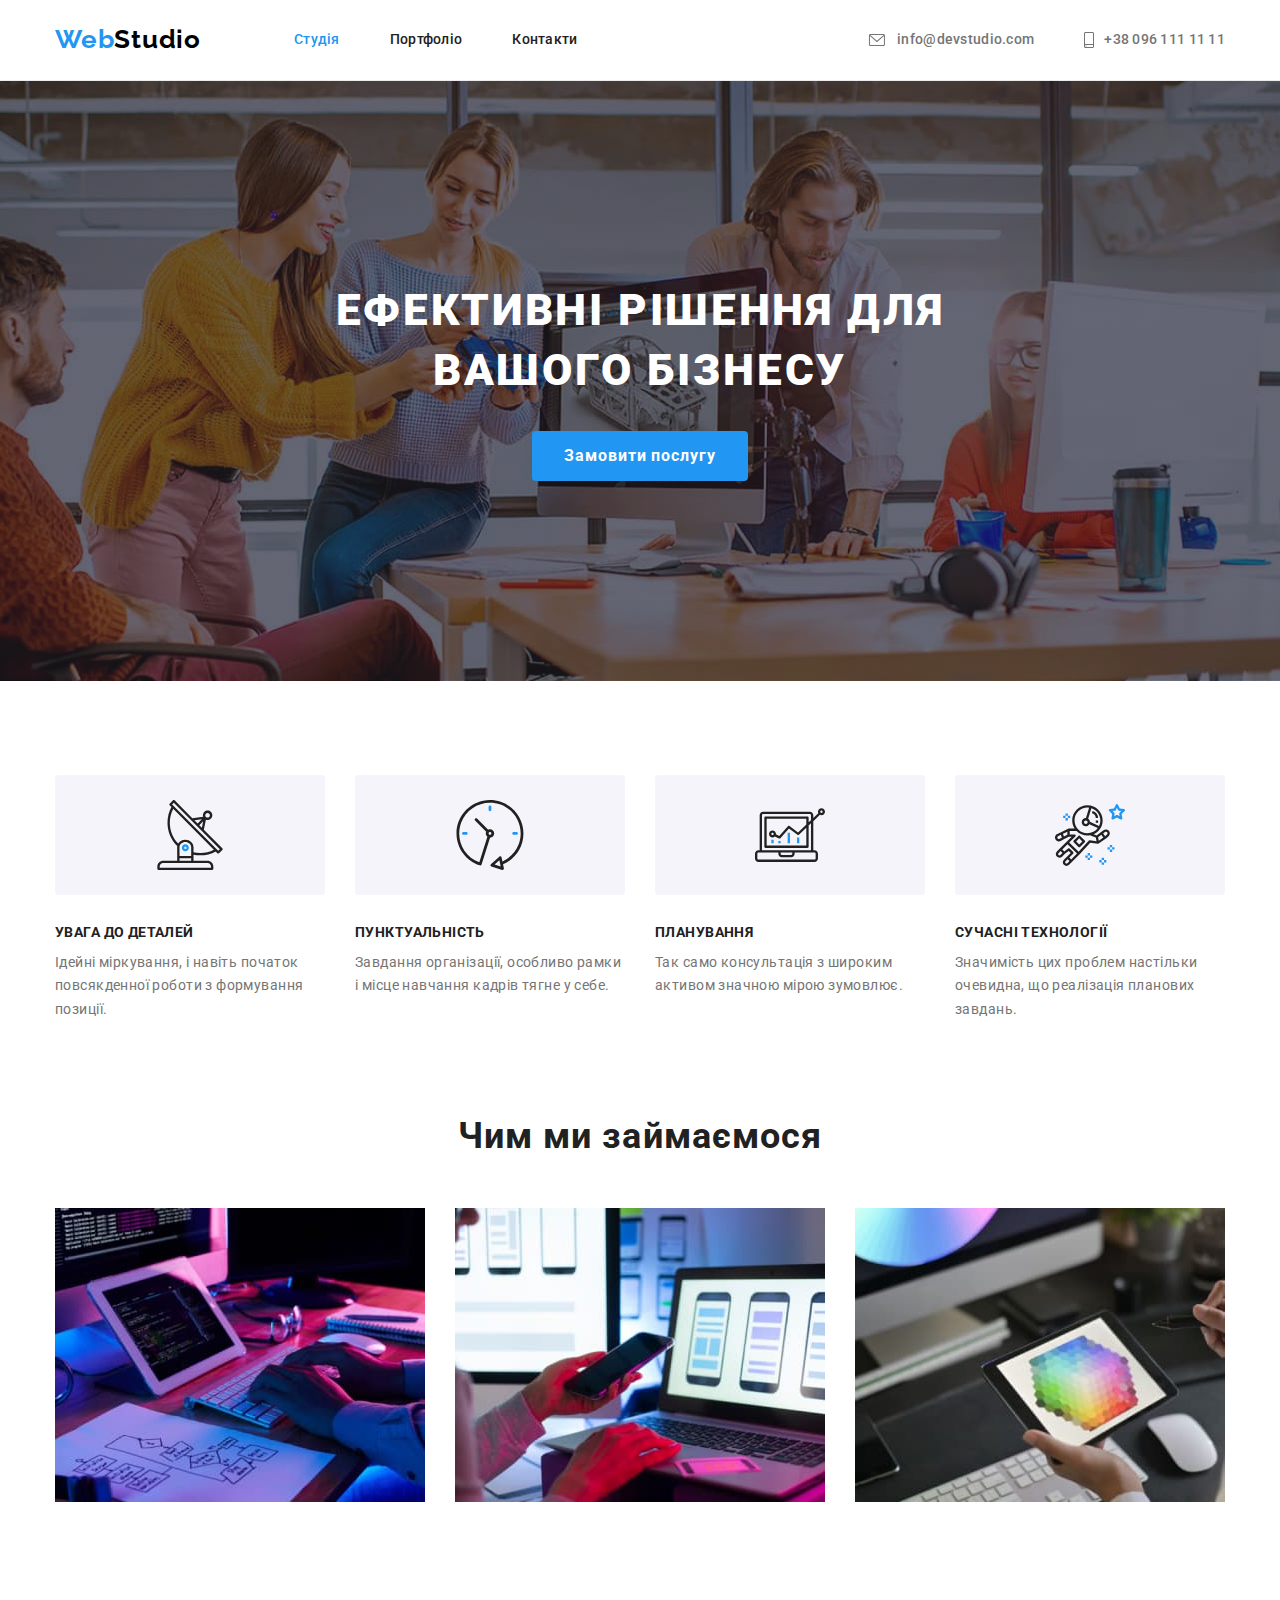
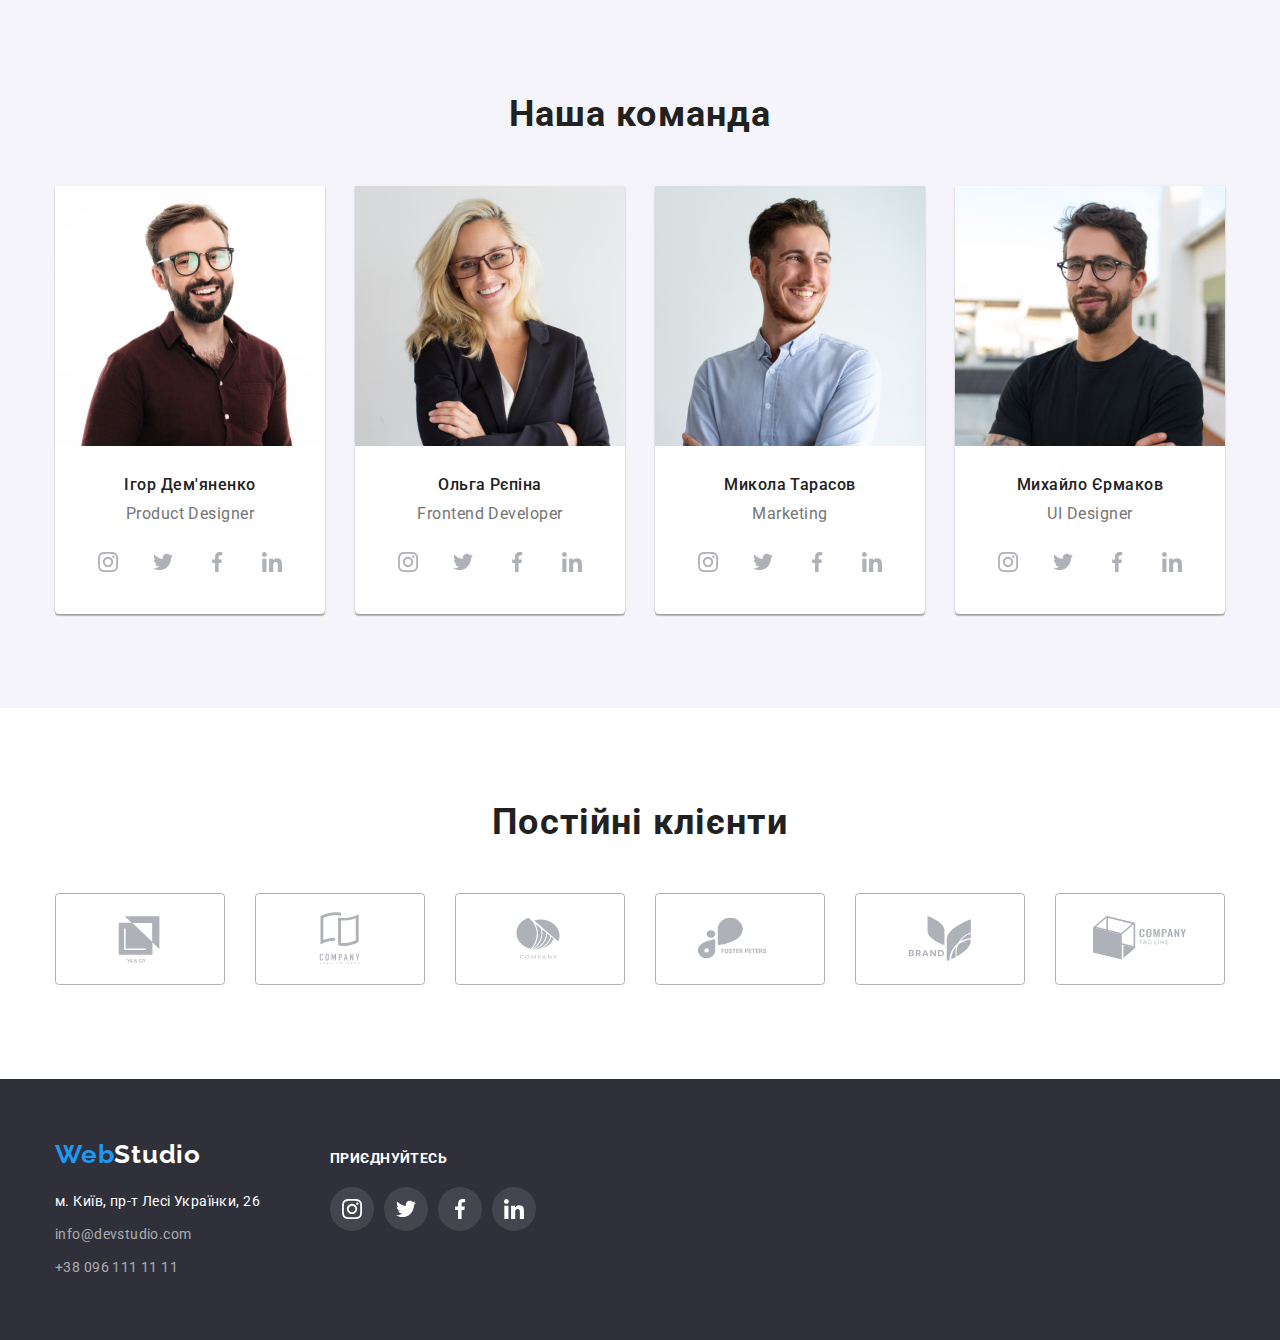
<file: index.html>
<!DOCTYPE html>
<html lang="uk">
  <head>
    <meta charset="UTF-8" />
    <meta http-equiv="X-UA-Compatible" content="IE=edge" />
    <meta name="viewport" content="width=device-width, initial-scale=1.0" />
    <link rel="preconnect" href="https://fonts.googleapis.com" />
    <link rel="preconnect" href="https://fonts.gstatic.com" crossorigin />
    <link
      href="https://fonts.googleapis.com/css2?family=Raleway:wght@700&family=Roboto:wght@400;500;700;900&display=swap"
      rel="stylesheet"
    />
    <link
      rel="stylesheet"
      href="https://cdnjs.cloudflare.com/ajax/libs/modern-normalize/1.0.0/modern-normalize.min.css"
    />
    <link rel="stylesheet" href="./css/styles.css" />
    <title>WebStudio</title>
  </head>
  <body>
    <!--header-->
    <header class="main-header">
      <div class="container header">
        <nav class="nav">
          <a class="logo link" href="" lang="en"><span class="logo-web">Web</span>Studio</a>
          <ul class="list-nav lists">
            <li class="item-nav">
              <a class="link-nav link current" href="./index.html">Студія</a>
            </li>
            <li class="item-nav">
              <a class="link-nav link" href="./portfolio.html">Портфоліо</a>
            </li>
            <li class="item-nav">
              <a class="link-nav link" href="">Контакти</a>
            </li>
          </ul>
        </nav>
        <ul class="list-contact lists">
          <li class="item-contact">
            <a
              class="mail link"
              href="mailto:info@devstudio.com"
              target="_blank"
              rel="noopener nofollow noreferrer"
            >
              <svg class="mail-icon">
                <use class="mail-icon-use" href="./imeges/icons.svg#icon-envelope"></use></svg
              >info@devstudio.com
            </a>
          </li>
          <li class="item-contact">
            <a class="phone link" href="tel:+380961111111">
              <svg class="phone-icon">
                <use href="./imeges/icons.svg#icon-smartphone"></use></svg
              >+38 096 111 11 11</a
            >
          </li>
        </ul>
      </div>
    </header>
    <!--main-->
    <main>
      <!--герой-->
      <section class="hero">
        <div class="container">
          <h1 class="title-hero">Ефективні рішення для вашого бізнесу</h1>
          <button class="button" type="button">Замовити послугу</button>
        </div>
      </section>
      <!--priority company-->
      <section class="section-priority">
        <div class="container">
          <h2 class="visually-hidden">Пріоритети</h2>
          <ul class="list-priority lists">
            <li class="item-priority">
              <div class="icons-priority">
                <svg class="icon-priority">
                  <use href="./imeges/icons.svg#icon-antenna"></use>
                </svg>
              </div>
              <h3 class="title-priority">УВАГА ДО ДЕТАЛЕЙ</h3>
              <p class="text-priority">
                Ідейні міркування, і навіть початок повсякденної роботи з формування позиції.
              </p>
            </li>
            <li class="item-priority">
              <div class="icons-priority">
                <svg class="icon-priority">
                  <use href="./imeges/icons.svg#icon-clock"></use>
                </svg>
              </div>
              <h3 class="title-priority">ПУНКТУАЛЬНІСТЬ</h3>
              <p class="text-priority">
                Завдання організації, особливо рамки і місце навчання кадрів тягне у себе.
              </p>
            </li>
            <li class="item-priority">
              <div class="icons-priority">
                <svg class="icon-priority">
                  <use href="./imeges/icons.svg#icon-diagram"></use>
                </svg>
              </div>
              <h3 class="title-priority">ПЛАНУВАННЯ</h3>
              <p class="text-priority">
                Так само консультація з широким активом значною мірою зумовлює.
              </p>
            </li>
            <li class="item-priority">
              <div class="icons-priority">
                <svg class="icon-priority">
                  <use href="./imeges/icons.svg#icon-astronaut"></use>
                </svg>
              </div>
              <h3 class="title-priority">СУЧАСНІ ТЕХНОЛОГІЇ</h3>
              <p class="text-priority">
                Значимість цих проблем настільки очевидна, що реалізація планових завдань.
              </p>
            </li>
          </ul>
        </div>
      </section>
      <!--work-->
      <section class="section">
        <div class="container">
          <h2 class="title-work">Чим ми займаємося</h2>
          <ul class="work-list lists">
            <li class="item-work-list">
              <img src="./imeges/work.jpg" alt="написання коду на ноутбуці" width="370" />
            </li>
            <li class="item-work-list">
              <img src="./imeges/work2.jpg" alt="розробка дизайну сторінки телефону" width="370" />
            </li>
            <li class="item-work-list">
              <img src="./imeges/work3.jpg" alt="підбір кольорів на планшеті" width="370" />
            </li>
          </ul>
        </div>
      </section>
      <!--команда-->
      <section class="section team">
        <div class="container">
          <h2 class="title-team">Наша команда</h2>
          <ul class="team-list lists">
            <li class="item-team-list">
              <img src="./imeges/igor.jpg" alt="співробітник студії" width="270" />
              <div class="container-text">
                <h3 class="workers-title">Ігор Дем'яненко</h3>
                <p class="text-job">Product Designer</p>
                <ul class="lists networks">
                  <li class="item-networks">
                    <a class="link-network" href="">
                      <svg class="network-icon">
                        <use href="./imeges/icons.svg#icon-instagram"></use>
                      </svg>
                    </a>
                  </li>
                  <li class="item-networks">
                    <a class="link-network" href="">
                      <svg class="network-icon">
                        <use href="./imeges/icons.svg#icon-twitter"></use>
                      </svg>
                    </a>
                  </li>
                  <li class="item-networks">
                    <a class="link-network" href="">
                      <svg class="network-icon">
                        <use href="./imeges/icons.svg#icon-facebook"></use>
                      </svg>
                    </a>
                  </li>
                  <li class="item-networks">
                    <a class="link-network" href="">
                      <svg class="network-icon">
                        <use href="./imeges/icons.svg#icon-linkedin"></use>
                      </svg>
                    </a>
                  </li>
                </ul>
              </div>
            </li>
            <li class="item-team-list">
              <img src="./imeges/olga.jpg" alt="співробітниця студії" width="270" />
              <div class="container-text">
                <h3 class="workers-title">Ольга Рєпіна</h3>
                <p class="text-job">Frontend Developer</p>
                <ul class="lists networks">
                  <li class="item-networks">
                    <a class="link-network" href="">
                      <svg class="network-icon">
                        <use href="./imeges/icons.svg#icon-instagram"></use>
                      </svg>
                    </a>
                  </li>
                  <li class="item-networks">
                    <a class="link-network" href="">
                      <svg class="network-icon">
                        <use href="./imeges/icons.svg#icon-twitter"></use>
                      </svg>
                    </a>
                  </li>
                  <li class="item-networks">
                    <a class="link-network" href="">
                      <svg class="network-icon">
                        <use href="./imeges/icons.svg#icon-facebook"></use>
                      </svg>
                    </a>
                  </li>
                  <li class="item-networks">
                    <a class="link-network" href="">
                      <svg class="network-icon">
                        <use href="./imeges/icons.svg#icon-linkedin"></use>
                      </svg>
                    </a>
                  </li>
                </ul>
              </div>
            </li>
            <li class="item-team-list">
              <img src="./imeges/tarasov.jpg" alt="співробітник студії" width="270" />
              <div class="container-text">
                <h3 class="workers-title">Микола Тарасов</h3>
                <p class="text-job">Marketing</p>
                <ul class="lists networks">
                  <li class="item-networks">
                    <a class="link-network" href="">
                      <svg class="network-icon">
                        <use href="./imeges/icons.svg#icon-instagram"></use>
                      </svg>
                    </a>
                  </li>
                  <li class="item-networks">
                    <a class="link-network" href="">
                      <svg class="network-icon">
                        <use href="./imeges/icons.svg#icon-twitter"></use>
                      </svg>
                    </a>
                  </li>
                  <li class="item-networks">
                    <a class="link-network" href="">
                      <svg class="network-icon">
                        <use href="./imeges/icons.svg#icon-facebook"></use>
                      </svg>
                    </a>
                  </li>
                  <li class="item-networks">
                    <a class="link-network" href="">
                      <svg class="network-icon">
                        <use href="./imeges/icons.svg#icon-linkedin"></use>
                      </svg>
                    </a>
                  </li>
                </ul>
              </div>
            </li>
            <li class="item-team-list">
              <img src="./imeges/myhail.jpg" alt="співробітник студії" width="270" />
              <div class="container-text">
                <h3 class="workers-title">Михайло Єрмаков</h3>
                <p class="text-job">UI Designer</p>
                <ul class="lists networks">
                  <li class="item-networks">
                    <a class="link-network" href="">
                      <svg class="network-icon">
                        <use href="./imeges/icons.svg#icon-instagram"></use>
                      </svg>
                    </a>
                  </li>
                  <li class="item-networks">
                    <a class="link-network" href="">
                      <svg class="network-icon">
                        <use href="./imeges/icons.svg#icon-twitter"></use>
                      </svg>
                    </a>
                  </li>
                  <li class="item-networks">
                    <a class="link-network" href="">
                      <svg class="network-icon">
                        <use href="./imeges/icons.svg#icon-facebook"></use>
                      </svg>
                    </a>
                  </li>
                  <li class="item-networks">
                    <a class="link-network" href="">
                      <svg class="network-icon">
                        <use href="./imeges/icons.svg#icon-linkedin"></use>
                      </svg>
                    </a>
                  </li>
                </ul>
              </div>
            </li>
          </ul>
        </div>
      </section>
      <!-- Company -->
      <section class="section company">
        <div class="container">
          <h2 class="title-company">Постійні клієнти</h2>
          <ul class="lists company-lists">
            <li class="item-company">
              <a class="link-company" href=""
                ><svg class="icon-company"><use href="./imeges/icons.svg#icon-company-1"></use></svg
              ></a>
            </li>
            <li class="item-company">
              <a class="link-company" href=""
                ><svg class="icon-company"><use href="./imeges/icons.svg#icon-company-2"></use></svg
              ></a>
            </li>
            <li class="item-company">
              <a class="link-company" href=""
                ><svg class="icon-company"><use href="./imeges/icons.svg#icon-company-3"></use></svg
              ></a>
            </li>
            <li class="item-company">
              <a class="link-company" href=""
                ><svg class="icon-company"><use href="./imeges/icons.svg#icon-company-4"></use></svg
              ></a>
            </li>
            <li class="item-company">
              <a class="link-company" href=""
                ><svg class="icon-company"><use href="./imeges/icons.svg#icon-company-5"></use></svg
              ></a>
            </li>
            <li class="item-company">
              <a class="link-company" href=""
                ><svg class="icon-company"><use href="./imeges/icons.svg#icon-company-6"></use></svg
              ></a>
            </li>
          </ul>
        </div>
      </section>
    </main>
    <!--footer-->
    <footer class="footer">
      <div class="container footer-container">
        <div>
          <a class="logo link" href="" lang="en"> <span class="logo-web">Web</span>Studio </a>
          <address class="address">
            <a
              class="link location"
              href="https://goo.gl/maps/bbRMfLM2c8ig8F1x9"
              target="_blank"
              rel="noopener nofollow noreferrer"
              >м. Київ, пр-т Лесі Українки, 26
            </a>
            <ul class="list-footer lists">
              <li class="item-mail-footer">
                <a
                  class="link mail-footer"
                  href="mailto:info@devstudio.com"
                  target="_blank"
                  rel="noopener nofollow noreferrer"
                  >info@devstudio.com
                </a>
              </li>
              <li>
                <a class="link phone-footer" href="tel:+380961111111">+38 096 111 11 11 </a>
              </li>
            </ul>
          </address>
        </div>
        <div class="footer-network">
          <p class="text-join">приєднуйтесь</p>
          <ul class="lists list-footer-network">
            <li class="items-icon-footer">
              <a class="link-icon-footer link-network" href="">
                <svg class="network-icon-footer">
                  <use href="./imeges/icons.svg#icon-instagram"></use>
                </svg>
              </a>
            </li>
            <li class="items-icon-footer">
              <a class="link-icon-footer link-network" href="">
                <svg class="network-icon-footer">
                  <use href="./imeges/icons.svg#icon-twitter"></use>
                </svg>
              </a>
            </li>
            <li class="items-icon-footer">
              <a class="link-icon-footer link-network" href="">
                <svg class="network-icon-footer">
                  <use href="./imeges/icons.svg#icon-facebook"></use>
                </svg>
              </a>
            </li>
            <li class="items-icon-footer">
              <a class="link-icon-footer link-network" href="">
                <svg class="network-icon-footer">
                  <use href="./imeges/icons.svg#icon-linkedin"></use>
                </svg>
              </a>
            </li>
          </ul>
        </div>
      </div>
    </footer>
  </body>
</html>
</file>
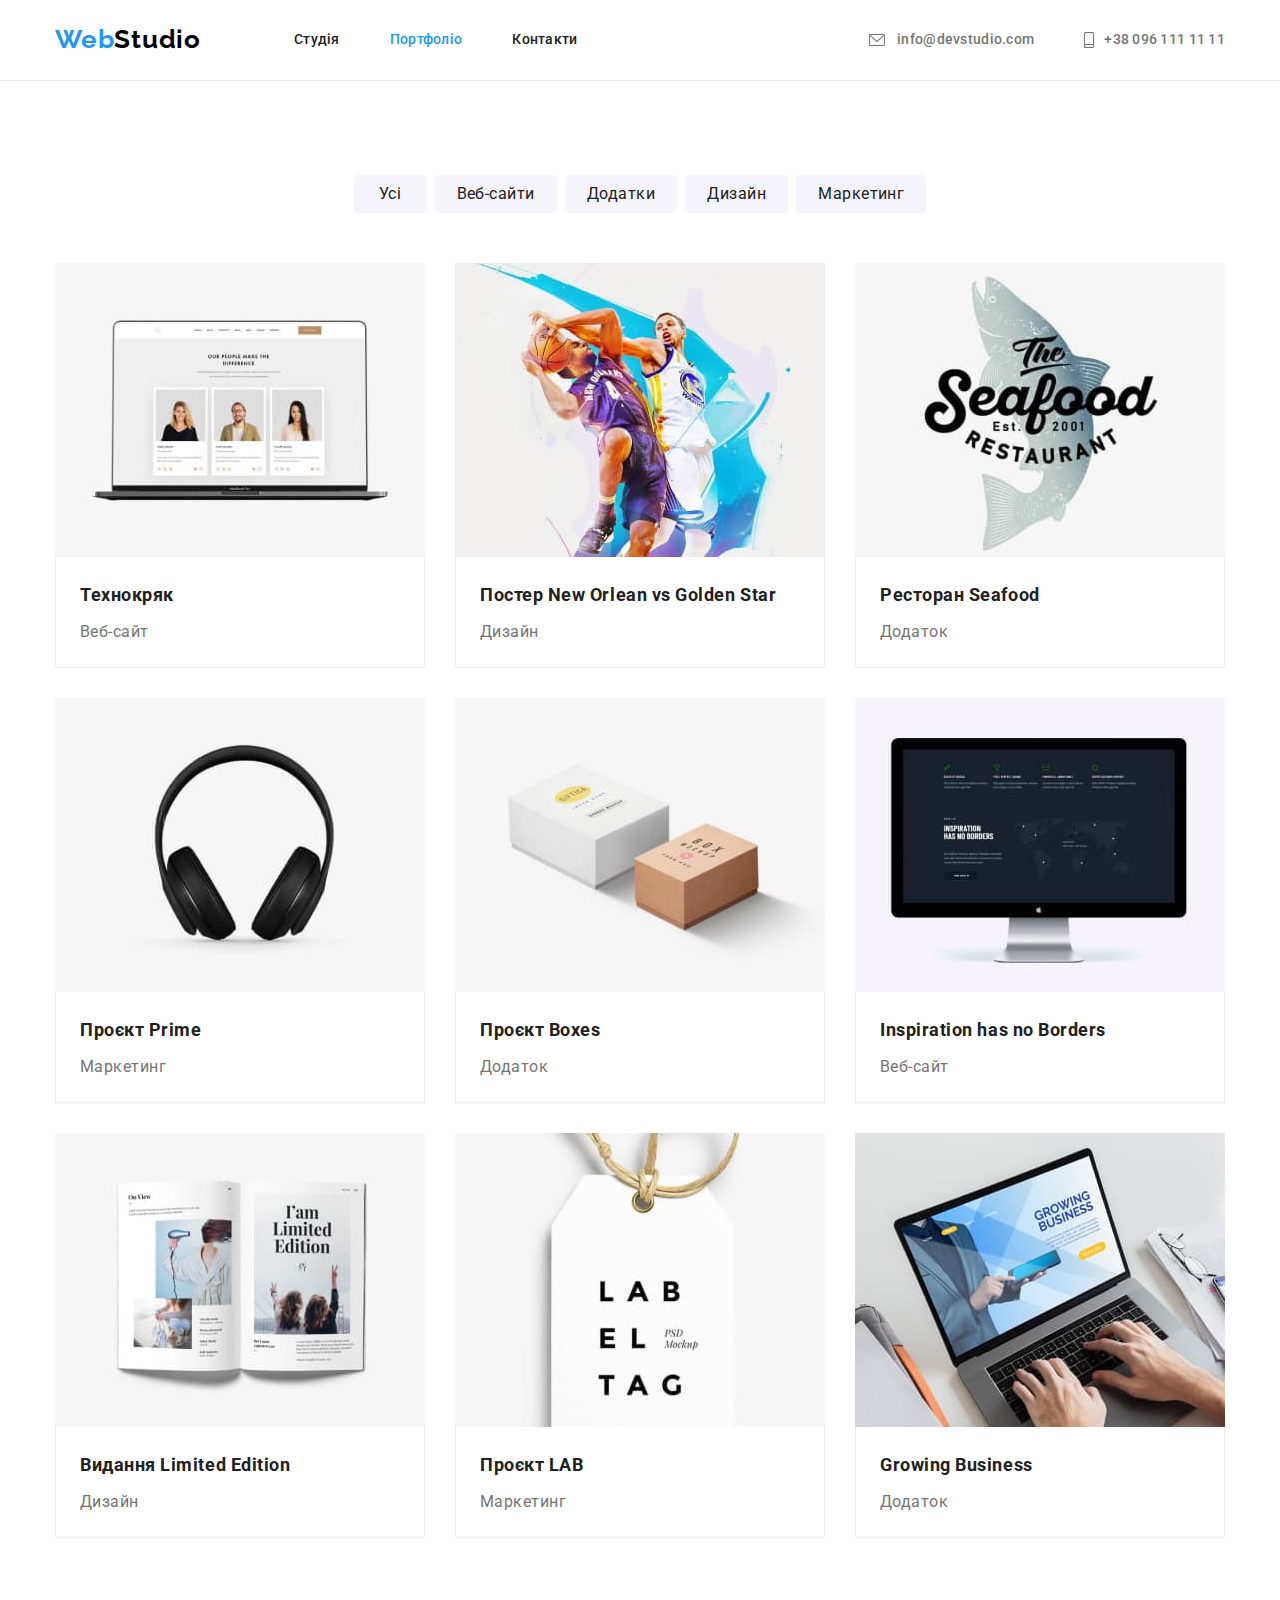
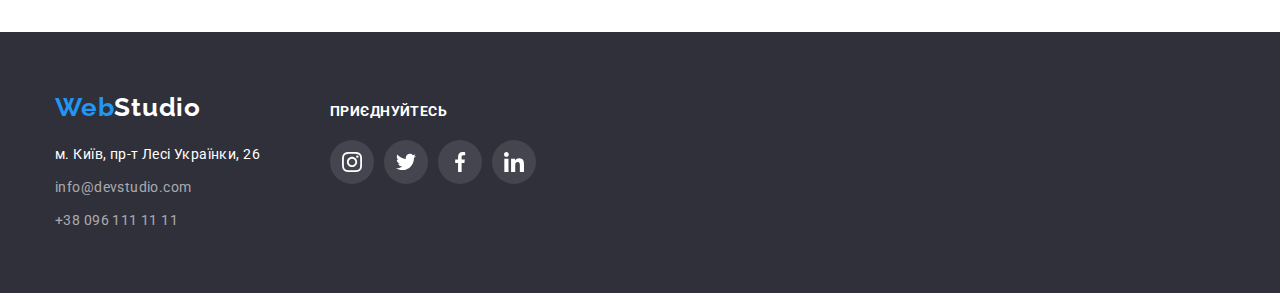
<file: portfolio.html>
<!DOCTYPE html>
<html lang="uk">
  <head>
    <meta charset="UTF-8" />
    <meta http-equiv="X-UA-Compatible" content="IE=edge" />
    <meta name="viewport" content="width=device-width, initial-scale=1.0" />
    <link
      href="https://fonts.googleapis.com/css2?family=Raleway:wght@700&family=Roboto:wght@400;500;700;900&display=swap"
      rel="stylesheet"
    />
    <link
      rel="stylesheet"
      href="https://cdnjs.cloudflare.com/ajax/libs/modern-normalize/1.0.0/modern-normalize.min.css"
    />
    <link rel="stylesheet" href="./css/styles.css" />
    <title>Portfolio</title>
  </head>
  <body>
    <!--header-->
    <header class="main-header">
      <div class="container header">
        <nav class="nav">
          <a class="logo link" href="" lang="en"><span class="logo-web">Web</span>Studio</a>
          <ul class="list-nav lists">
            <li class="item-nav">
              <a class="link-nav link" href="./index.html">Студія</a>
            </li>
            <li class="item-nav">
              <a class="link-nav link current" href="./portfolio.html">Портфоліо</a>
            </li>
            <li class="item-nav">
              <a class="link-nav link" href="">Контакти</a>
            </li>
          </ul>
        </nav>
        <ul class="list-contact lists">
          <li class="item-contact">
            <a
              class="mail link"
              href="mailto:info@devstudio.com"
              target="_blank"
              rel="noopener nofollow noreferrer"
            >
              <svg class="mail-icon">
                <use class="mail-icon-use" href="./imeges/icons.svg#icon-envelope"></use></svg
              >info@devstudio.com
            </a>
          </li>
          <li class="item-contact">
            <a class="phone link" href="tel:+380961111111">
              <svg class="phone-icon">
                <use href="./imeges/icons.svg#icon-smartphone"></use></svg
              >+38 096 111 11 11</a
            >
          </li>
        </ul>
      </div>
    </header>
    <!-- main -->
    <main>
      <section class="section">
        <div class="container">
          <h1 class="portfolio">Портфоліо</h1>
          <ul class="lists list-btn">
            <li class="item-btn"><button class="btn" type="button">Усі</button></li>
            <li class="item-btn"><button class="btn" type="button">Веб-сайти</button></li>
            <li class="item-btn"><button class="btn" type="button">Додатки</button></li>
            <li class="item-btn"><button class="btn" type="button">Дизайн</button></li>
            <li class="item-btn"><button class="btn" type="button">Маркетинг</button></li>
          </ul>
          <ul class="lists list-image">
            <li class="item-image">
              <a class="link link-portfolio" href=""
                ><img
                  src="./imeges/portfolio/technocrat.jpg"
                  alt="ноутбук із зображенням веб сторінки"
                  width="370"
                  height="294"
                />
                <div class="title-text">
                  <h2 class="title-portfolio">Технокряк</h2>
                  <p class="text-portfolio">Веб-сайт</p>
                </div>
              </a>
            </li>
            <li class="item-image">
              <a class="link link-portfolio" href=""
                ><img
                  src="./imeges/portfolio/new-orlean.jpg"
                  alt="два баскетболісти борються за м'яч"
                  width="370"
                  height="294"
                />
                <div class="title-text">
                  <h2 class="title-portfolio">Постер New Orlean vs Golden Star</h2>
                  <p class="text-portfolio">Дизайн</p>
                </div>
              </a>
            </li>
            <li class="item-image">
              <a class="link link-portfolio" href=""
                ><img
                  src="./imeges/portfolio/seafood.jpg"
                  alt="логотип ресторану Seafood"
                  width="370"
                  height="294"
                />
                <div class="title-text">
                  <h2 class="title-portfolio">Ресторан Seafood</h2>
                  <p class="text-portfolio">Додаток</p>
                </div>
              </a>
            </li>
            <li class="item-image">
              <a class="link link-portfolio" href=""
                ><img src="./imeges/portfolio/prime.jpg" alt="навушники" width="370" height="294" />
                <div class="title-text">
                  <h2 class="title-portfolio">Проєкт Prime</h2>
                  <p class="text-portfolio">Маркетинг</p>
                </div>
              </a>
            </li>
            <li class="item-image">
              <a class="link link-portfolio" href=""
                ><img
                  src="./imeges/portfolio/boxes.jpg"
                  alt="дві коробки"
                  width="370"
                  height="294"
                />
                <div class="title-text">
                  <h2 class="title-portfolio">Проєкт Boxes</h2>
                  <p class="text-portfolio">Додаток</p>
                </div>
              </a>
            </li>
            <li class="item-image">
              <a class="link link-portfolio" href=""
                ><img
                  src="./imeges/portfolio/inspiration-has-no-borders.jpg"
                  alt="монітор"
                  width="370"
                  height="294"
                />
                <div class="title-text">
                  <h2 class="title-portfolio" lang="uk">Inspiration has no Borders</h2>
                  <p class="text-portfolio">Веб-сайт</p>
                </div>
              </a>
            </li>
            <li class="item-image">
              <a class="link link-portfolio" href=""
                ><img
                  src="./imeges/portfolio/limited-edition.jpg"
                  alt="відкритий журнал"
                  width="370"
                  height="294"
                />
                <div class="title-text">
                  <h2 class="title-portfolio">Видання Limited Edition</h2>
                  <p class="text-portfolio">Дизайн</p>
                </div>
              </a>
            </li>
            <li class="item-image">
              <a class="link link-portfolio" href=""
                ><img
                  src="./imeges/portfolio/project-lab.jpg"
                  alt="ярлик з текстом"
                  width="370"
                  height="294"
                />
                <div class="title-text">
                  <h2 class="title-portfolio">Проєкт LAB</h2>
                  <p class="text-portfolio">Маркетинг</p>
                </div>
              </a>
            </li>
            <li class="item-image">
              <a class="link link-portfolio" href=""
                ><img
                  src="./imeges/portfolio/growing-business.jpg"
                  alt="відкритий ноутбук за яким працює людина"
                  width="370"
                  height="294"
                />
                <div class="title-text">
                  <h2 class="title-portfolio">Growing Business</h2>
                  <p class="text-portfolio">Додаток</p>
                </div>
              </a>
            </li>
          </ul>
        </div>
      </section>
    </main>
    <!-- footer -->
    <footer class="footer">
      <div class="container footer-container">
        <div>
          <a class="logo link" href="" lang="en"> <span class="logo-web">Web</span>Studio </a>
          <address class="address">
            <a
              class="link location"
              href="https://goo.gl/maps/bbRMfLM2c8ig8F1x9"
              target="_blank"
              rel="noopener nofollow noreferrer"
              >м. Київ, пр-т Лесі Українки, 26
            </a>
            <ul class="list-footer lists">
              <li class="item-mail-footer">
                <a
                  class="link mail-footer"
                  href="mailto:info@devstudio.com"
                  target="_blank"
                  rel="noopener nofollow noreferrer"
                  >info@devstudio.com
                </a>
              </li>
              <li>
                <a class="link phone-footer" href="tel:+380961111111">+38 096 111 11 11 </a>
              </li>
            </ul>
          </address>
        </div>
        <div class="footer-network">
          <p class="text-join">приєднуйтесь</p>
          <ul class="lists list-footer-network">
            <li class="items-icon-footer">
              <a class="link-icon-footer link-network" href="">
                <svg class="network-icon-footer">
                  <use href="./imeges/icons.svg#icon-instagram"></use>
                </svg>
              </a>
            </li>
            <li class="items-icon-footer">
              <a class="link-icon-footer link-network" href="">
                <svg class="network-icon-footer">
                  <use href="./imeges/icons.svg#icon-twitter"></use>
                </svg>
              </a>
            </li>
            <li class="items-icon-footer">
              <a class="link-icon-footer link-network" href="">
                <svg class="network-icon-footer">
                  <use href="./imeges/icons.svg#icon-facebook"></use>
                </svg>
              </a>
            </li>
            <li class="items-icon-footer">
              <a class="link-icon-footer link-network" href="">
                <svg class="network-icon-footer">
                  <use href="./imeges/icons.svg#icon-linkedin"></use>
                </svg>
              </a>
            </li>
          </ul>
        </div>
      </div>
    </footer>
  </body>
</html>
</file>
<file: css/styles.css>
:root {
  --primary-text-color: #212121;
  --secondary-text-color: #757575;
  --accent-color: #2196f3;
  --background-color-section: #f5f4fa;
  --color-text-hero: #ffffff;
}

body {
  font-family: 'Roboto', sans-serif;
  color: var(--title-text-color);
}

h1,
h2,
h3,
ul,
p {
  margin: 0;
  padding: 0;
}

img {
  display: block;
}

.lists {
  list-style: none;
}

.link:hover,
.link:focus {
  color: var(--accent-color);
}

.link {
  text-decoration: none;
}

.container {
  width: 1200px;
  margin-left: auto;
  margin-right: auto;
  padding-left: 15px;
  padding-right: 15px;
}

.section {
  padding-top: 94px;
  padding-bottom: 94px;
}

/* Header */
.main-header {
  background-color: var(--color-text-hero);
  border-bottom: 1px solid #ececec;
}

.nav,
.container.header {
  display: flex;
  align-items: center;
}

/* logo */
.logo {
  font-family: 'Raleway', sans-serif;
  font-weight: 700;
  font-size: 26px;
  line-height: 1.2;
  letter-spacing: 0.03em;
  color: #000000;
}

.logo.link .logo-web {
  color: var(--accent-color);
}

.list-nav {
  margin-left: 93px;
}

.link-nav {
  color: var(--primary-text-color);
  font-weight: 500;
  font-size: 14px;
  line-height: 1.14;
  letter-spacing: 0.02em;
  padding-top: 32px;
  padding-bottom: 32px;
  display: block;
}

.list-nav .link-nav.current {
  color: var(--accent-color);
}

.item-nav {
  margin-right: 50px;
}

.list-nav .item-nav:last-child {
  margin-right: 0;
}

.list-contact {
  margin-left: auto;
}

.list-nav,
.list-contact {
  display: flex;
}

.item-contact {
  margin-left: 50px;
}

.mail,
.phone {
  color: var(--secondary-text-color);
  font-weight: 500;
  font-size: 14px;
  line-height: 1.14;
  letter-spacing: 0.02em;
  padding-top: 32px;
  padding-bottom: 32px;
  display: flex;
  align-items: center;
}

.mail-icon {
  width: 20px;
  height: 12px;
  margin-right: 10px;
  fill: currentColor;
}

.phone-icon {
  width: 10px;
  height: 16px;
  margin-right: 10px;
  fill: currentColor;
}

/* Hero section*/
.hero {
  max-width: 1600px;
  background-color: #2f303a;
  background-image: linear-gradient(rgba(47, 48, 58, 0.4), rgba(47, 48, 58, 0.4)),
    url(../imeges/back.jpg);
  background-size: cover;
  background-repeat: no-repeat;
  background-position: center;
  margin-left: auto;
  margin-right: auto;
  padding-top: 200px;
  padding-bottom: 200px;
}

.title-hero {
  color: var(--color-text-hero);
  max-width: 696px;
  font-weight: 900;
  font-size: 44px;
  line-height: 1.36;
  text-align: center;
  letter-spacing: 0.06em;
  text-transform: uppercase;
  margin-left: auto;
  margin-right: auto;
}

.button {
  font-family: inherit;
  color: var(--color-text-hero);
  background-color: var(--accent-color);
  font-weight: 700;
  font-size: 16px;
  line-height: 1.87;
  letter-spacing: 0.06em;
  cursor: pointer;
  padding: 10px 32px;
  min-width: 214px;
  margin-left: auto;
  margin-right: auto;
  display: flex;
  margin-top: 30px;
  border-radius: 4px;
  border: 0px;
}

.button:hover,
.button:focus {
  background-color: #188ce8;
  box-shadow: 0px 4px 4px rgba(0, 0, 0, 0.15);
}

/* priority section */

.section-priority {
  padding-top: 94px;
}

.visually-hidden {
  position: absolute;
  width: 1px;
  height: 1px;
  margin: -1px;
  border: 0;
  padding: 0;
  white-space: nowrap;
  clip-path: inset(100%);
  clip: rect(0 0 0 0);
  overflow: hidden;
}

.list-priority {
  display: inline-flex;
}

.icons-priority {
  width: 270px;
  height: 120px;
  margin-bottom: 30px;
  display: flex;
  align-items: center;
  justify-content: center;
  background-color: var(--background-color-section);
  border-radius: 4px;
}

.icon-priority {
  width: 70px;
  height: 70px;
}

.item-priority {
  min-width: 270px;
  margin-right: 30px;
}

.list-priority .item-priority:last-child {
  margin-right: 0;
}

.title-priority {
  font-weight: 700;
  font-size: 14px;
  line-height: 1.14;
  letter-spacing: 0.03em;
  text-transform: uppercase;
  color: var(--primary-text-color);
  margin-bottom: 10px;
}

.text-priority {
  font-size: 14px;
  line-height: 1.7;
  letter-spacing: 0.03em;
  color: var(--secondary-text-color);
}

/* section work */

.work-list {
  display: inline-flex;
}

.title-work {
  margin-bottom: 50px;
}

.item-work-list {
  margin-right: 30px;
}

.work-list .item-work-list:last-child {
  margin-right: 0;
}

.title-work,
.title-team,
.title-company {
  color: var(--primary-text-color);
  font-weight: 700;
  font-size: 36px;
  line-height: 1.16;
  text-align: center;
  letter-spacing: 0.03em;
}

/* section team */

.team {
  background-color: var(--background-color-section);
}

.title-team {
  margin-bottom: 50px;
}

.team-list {
  display: flex;
}

.item-team-list {
  margin-right: 30px;
  background-color: var(--color-text-hero);
  box-shadow: 0px 1px 3px rgba(0, 0, 0, 0.12), 0px 1px 1px rgba(0, 0, 0, 0.14),
    0px 2px 1px rgba(0, 0, 0, 0.2);
  border-radius: 0px 0px 4px 4px;
}

.team-list .item-team-list:last-child {
  margin-right: 0;
}

.container-text {
  padding: 30px 20px;
}

.workers-title {
  color: var(--primary-text-color);
  font-weight: 500;
  font-size: 16px;
  line-height: 1.18;
  letter-spacing: 0.03em;
  text-align: center;
}

.text-job {
  color: var(--secondary-text-color);
  line-height: 1.18;
  letter-spacing: 0.03em;
  text-align: center;
  margin-top: 10px;
}

.networks {
  display: flex;
  justify-content: space-evenly;
  margin-top: 16px;
}

.item-networks {
  width: 44px;
  height: 44px;
}

.link-network {
  display: flex;
  align-items: center;
  justify-content: space-evenly;
}

.link-network:hover,
.link-network:focus {
  color: var(--color-text-hero);
  background-color: var(--accent-color);
  border-radius: 25px;
}

.link-network {
  color: #afb1b8;
  width: 44px;
  height: 44px;
}

.network-icon,
.network-icon-footer {
  height: 20px;
  width: 20px;
}

.network-icon {
  fill: currentColor;
}

/* Company */

.title-company {
  margin-bottom: 50px;
}

.company-lists {
  display: flex;
}

.item-company {
  margin-right: 30px;
}

.item-company:last-child {
  margin-right: 0;
}

.link-company {
  color: #afb1b8;
  width: 170px;
  height: 92px;
  display: flex;
  align-items: center;
  justify-content: center;
  border: 1px solid #afb1b8;
  border-radius: 4px;
}

.link-company:hover,
.link-company:focus {
  color: var(--accent-color);
  border: 1px solid var(--accent-color);
}

.icon-company {
  width: 106px;
  height: 60px;
  fill: currentColor;
}

/* footer */
.footer {
  background-color: #2f303a;
  padding-top: 60px;
  padding-bottom: 60px;
}

.footer-container {
  display: flex;
  align-items: baseline;
}

.footer .logo.link {
  color: var(--color-text-hero);
}

.footer .logo:hover,
.footer .logo:focus {
  color: var(--accent-color);
}

.address {
  font-style: normal;
  margin-top: 20px;
}

.location {
  font-size: 14px;
  line-height: 1.71;
  letter-spacing: 0.03em;
  color: var(--color-text-hero);
  margin-bottom: 9px;
  display: block;
}

.mail-footer {
  display: block;
}

.item-mail-footer {
  margin-bottom: 9px;
}

.mail-footer,
.phone-footer {
  font-size: 14px;
  line-height: 1.71;
  letter-spacing: 0.03em;
  color: rgba(255, 255, 255, 0.6);
}

.footer-network {
  margin-left: 70px;
  display: block;
}

.text-join {
  font-weight: 700;
  font-size: 14px;
  line-height: 1.14;
  letter-spacing: 0.03em;
  text-transform: uppercase;
  color: var(--color-text-hero);
}

.list-footer-network {
  display: inline-flex;
  justify-content: space-evenly;
  margin-top: 20px;
}

.items-icon-footer {
  background: rgba(255, 255, 255, 0.1);
  border-radius: 25px;
  margin-right: 10px;
}

.items-icon-footer:last-child {
  margin-right: 0;
}

.link-icon-footer {
  display: flex;
}

.network-icon-footer {
  fill: var(--color-text-hero);
}

/* Page portfolio */

.portfolio {
  display: none;
}

.list-btn {
  display: flex;
  justify-content: center;
  margin-bottom: 50px;
}

.item-btn {
  margin-right: 8px;
}

.item-btn:last-child {
  margin-right: 0;
}

.btn {
  font-family: inherit;
  background-color: var(--background-color-section);
  font-size: 16px;
  line-height: 1.62;
  letter-spacing: 0.03em;
  color: var(--primary-text-color);
  cursor: pointer;
  border: 0;
  border-radius: 4px;
  padding: 6px 22px;
  min-width: 73px;
}

.btn:hover,
.btn:focus {
  color: var(--color-text-hero);
  background: #2196f3;
  box-shadow: 0px 3px 1px rgba(0, 0, 0, 0.1), 0px 1px 2px rgba(0, 0, 0, 0.08),
    0px 2px 2px rgba(0, 0, 0, 0.12);
}

.list-image {
  display: flex;
  flex-wrap: wrap;
  gap: 30px;
}

.title-text {
  padding: 20px 24px;
  border-bottom: 1px solid #eeeeee;
  border-left: 1px solid #eeeeee;
  border-right: 1px solid #eeeeee;
}

.title-portfolio {
  font-size: 18px;
  line-height: 2;
  letter-spacing: 0.03em;
  color: var(--primary-text-color);
}

.text-portfolio {
  line-height: 1.87;
  letter-spacing: 0.03em;
  color: var(--secondary-text-color);
  margin-top: 4px;
}

.link-portfolio {
  display: inline-block;
}

.link-portfolio:hover,
.link-portfolio:focus {
  box-shadow: 0px 1px 1px rgba(0, 0, 0, 0.12), 0px 4px 4px rgba(0, 0, 0, 0.06),
    1px 4px 6px rgba(0, 0, 0, 0.16);
}
</file>
